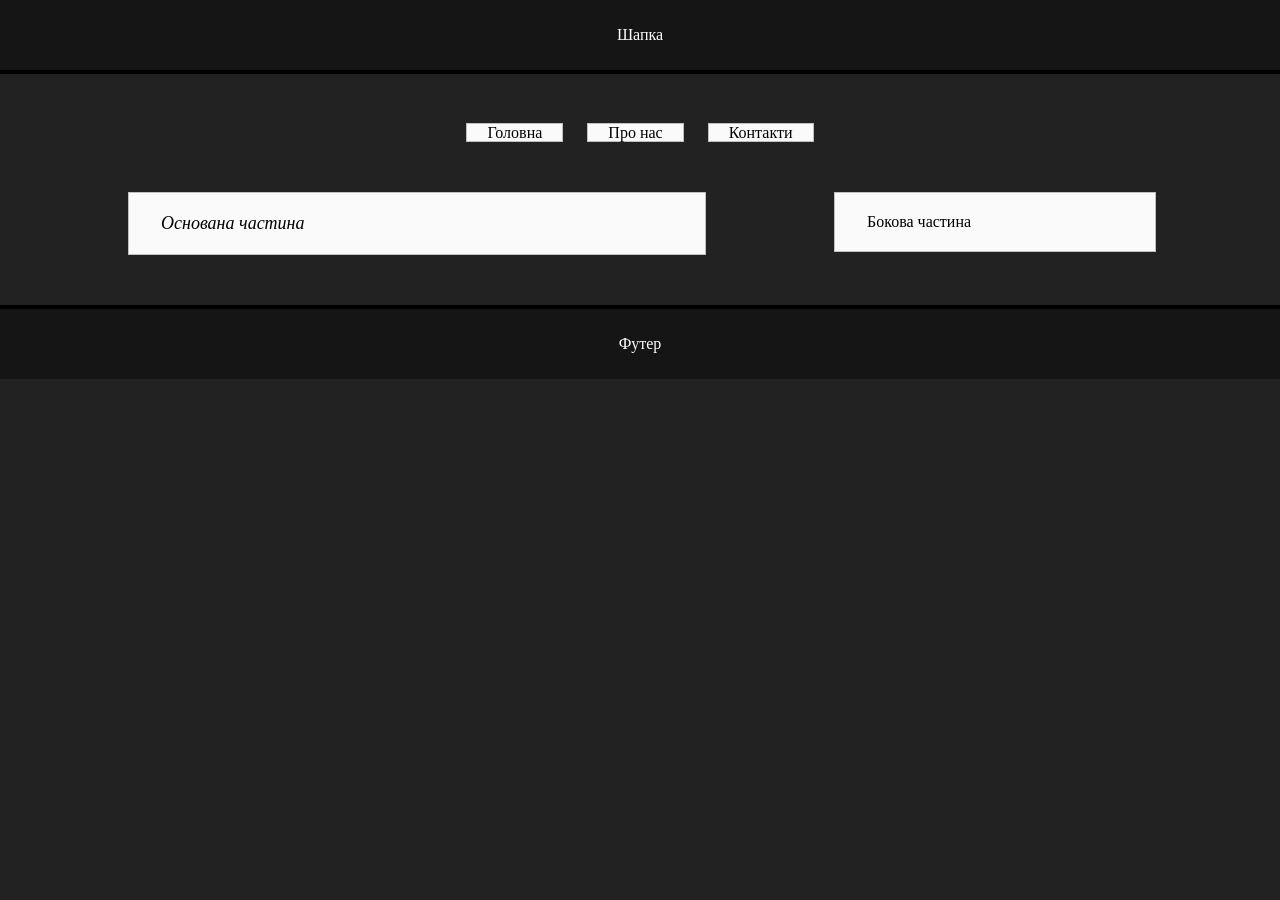
<file: index.html>
<!DOCTYPE html>
<html lang="ua">
<head>
    <link rel="stylesheet" href="css/main.css">
    <meta charset="UTF-8">
    <meta name="viewport" content="width=device-width, initial-scale=1.0">
    <title>HTML + CSS</title>
<!--<style>
p{
color: blueviolet;
size: 16px;
text-align: right;
}
b{
    color: red;
}
</style>
-->

</head>
<body>
    <!--style="color: rgb(228, 25, 25);"-->
  <!--  <div>
    <p class="text_color">Lorem <b>ipsum</b> 1</p>
    <p class="text_color some">Lorem <b>ipsum</b> 1</p>
</div>
    <p id="text_desc">Lorem <b>ipsum</b> 1</p>
     <p id="text_desc">Lorem <b>ipsum</b> 1</p>
    
    <div class="rectangle">For fun</div>

<a href="#" class="link">Home link</a>
<p class="link">Some new text</p>

<p class="main-text">Some text</p>
<p class="main-text" title="супер"></p>

<input type="text" placeholder="Enter data" disabled>
<input type="text" placeholder="Enter data">

<div>123</div>
<div></div>

<li>
    
</li>
<div id="block"></div>
<div id="block2"></div>
<span class="block"></span>-->

<div id="header">Шапка</div>

<ul class="navi">
    <li>Головна</li>
    <li>Про нас</li>
    <li>Контакти</li>
</ul>

<div id="main">Основана частина</div>
<div id="aside">Бокова частина</div>
<div id="footer">Футер</div>


</body>
</html>
</file>
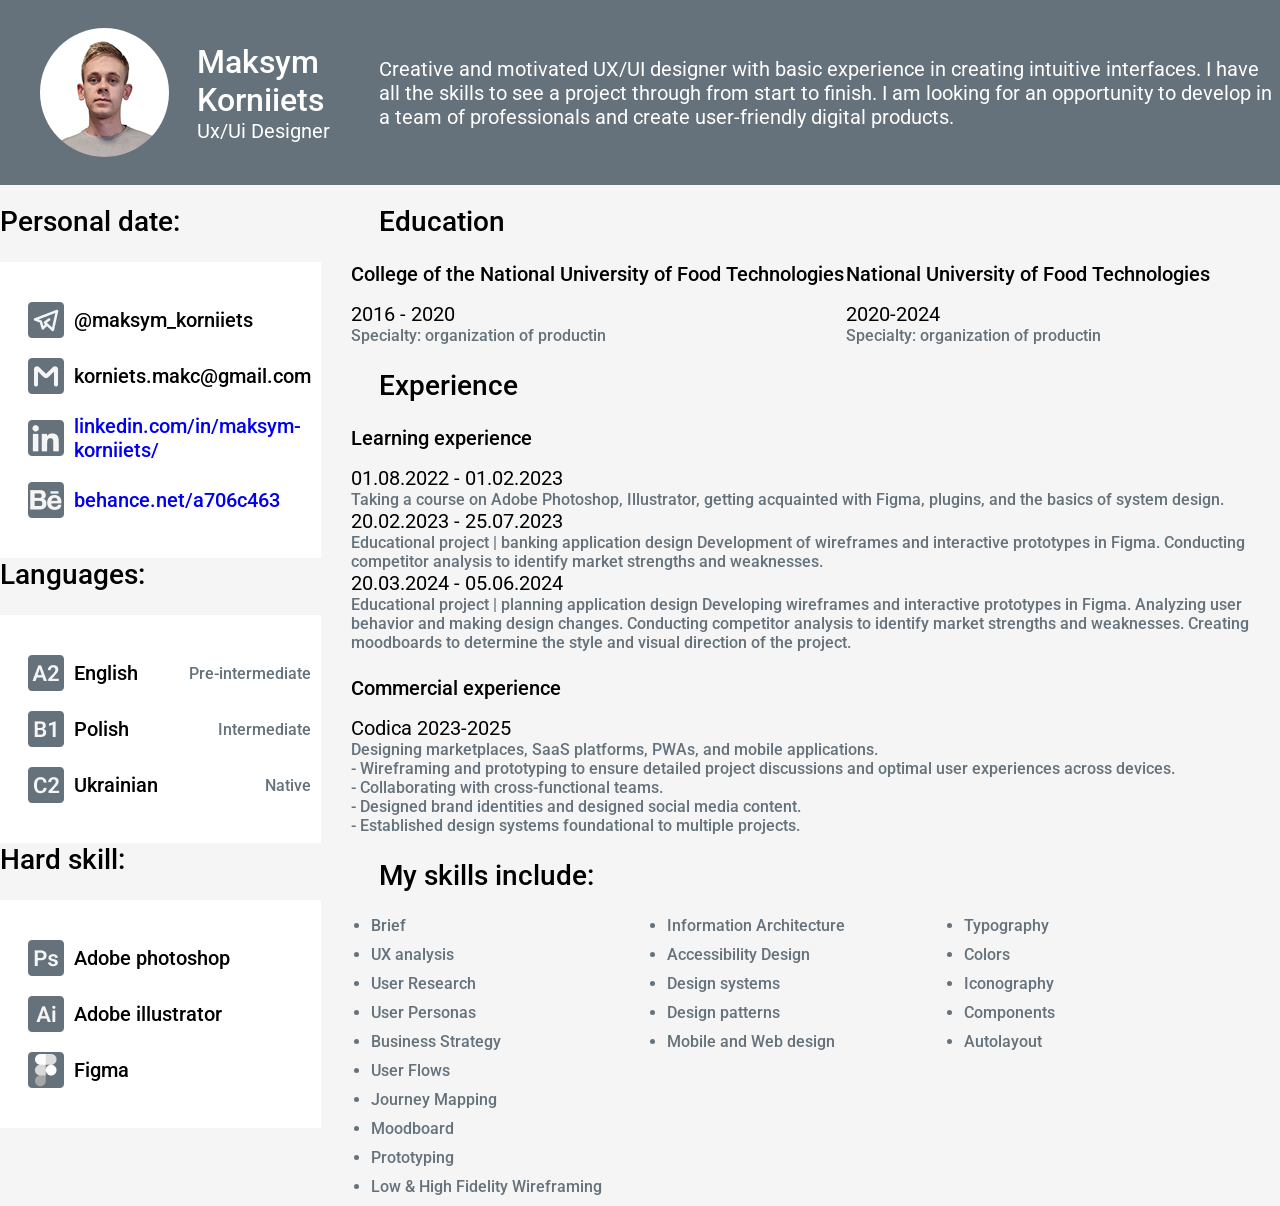
<file: CV.html>
<!DOCTYPE html>
<html lang="en">
<head>

<link rel="preconnect" href="https://fonts.googleapis.com">
<link rel="preconnect" href="https://fonts.gstatic.com" crossorigin>
<link href="https://fonts.googleapis.com/css2?family=Roboto:ital,wght@0,100..900;1,100..900&display=swap" rel="stylesheet">

    <meta charset="UTF-8">
    <meta name="viewport" content="width=device-width, initial-scale=1.0">
    <title>CV for Maksym Korniiets</title>
    <link rel="stylesheet" href="css/CV.css">
</head>
<body>
    
    <header>
        <img id="photo" src="images/photo_5375383138856983789_x 1.png" alt="photo"></div>
        <div id="name">Maksym <br> Korniiets<br>
             <p>Ux/Ui Designer</p></div>
      <div id="text-title"> Creative and motivated UX/UI designer with basic experience in creating intuitive interfaces. I have all the skills to see a project through from start to finish.
I am looking for an opportunity to develop in a team of professionals and create user-friendly digital products.
      </div>
    
    </header>
<div id="main-block">
    <div class="left">
        <p>Personal date:</p>
        <div class="block-left">
            
            <div class="icon-wrapper">
            <img src="images/telegram.png" alt="telegram">
            <p class="left-text"> @maksym_korniiets </p></div>

            <div class="icon-wrapper">
            <img src="images/mail.png" alt="mail">
            <p class="left-text">korniets.makc@gmail.com </p></div>

            <a class="icon-wrapper" href="https://www.linkedin.com/in/maksym-korniiets-5a4ba8314">
                <img class="icon" src="images/skill-icons_linkedin.png" alt="linkedin">
                 <p class="left-text">linkedin.com/in/maksym-korniiets/ </p></a>

            <a class="icon-wrapper" href="https://www.behance.net/a706c463">
                <img class="icon" src="images/devicon_behance.png" alt="behance">
                <p class="left-text">behance.net/a706c463</p></a>
            

        </div>
        <p>Languages:</p>
        <div class="block-left">
            <div class="icon-wrapper">
                <img class="icon" src="images/level eng.png" alt="english">
               <div class="space"> <p class="left-text">English </p>
            <span class="right-text">Pre-intermediate</span></div>
            </div>

            <div class="icon-wrapper">
                <img class="icon" src="images/level pl.png" alt="polish">
               <div class="space"><p class="left-text">Polish</p>
                <span class="right-text">Intermediate</span></div>
            </div>

            <div class="icon-wrapper">
                <img class="icon" src="images/level ua.png" alt="ukrainian">
                <div class="space"><p class="left-text">Ukrainian</p>
                <span class="right-text">Native</span></div>
            </div>
        </div>
        <p>Hard skill:</p>
        <div class="block-left">
            <div class="icon-wrapper">
                <img class="icon" src="images/Ps.png" alt="photoshop">
                <p class="left-text">Adobe photoshop</p>
            </div>
            <div class="icon-wrapper">
                <img class="icon" src="images/Ai.png" alt="adobe illustrator">
                <p class="left-text">Adobe illustrator</p>
            </div>
            <div class="icon-wrapper">
                <img class="icon" src="images/Figma.png" alt="figma">
                <p class="left-text">Figma</p>
            </div>
        </div>
    </div>
    <div class="right">
        <p class="right-title">Education</p>
        <div id="educ" class="right-block">
            <div>
                <p class="h1">College of the National University of Food Technologies</p>
                <p class="h2">2016 - 2020</p>
                <p class="h3">Specialty: organization of productin</p>
            </div>
            <div>
                <p class="h1">National University of Food Technologies</p>
                <p class="h2">2020-2024</p>
                <p class="h3">Specialty: organization of productin</p>
            </div>
        </div>
        <p class="right-title">Experience</p>
        <div class="right-block">
            <div>
                <p class="h1">Learning experience</p>
                <p class="h2">01.08.2022 - 01.02.2023</p>
                <p class="h3">Taking a course on Adobe Photoshop, Illustrator, getting acquainted with Figma, plugins, and the basics of system design.
                </p>
                <p class="h2">20.02.2023 - 25.07.2023</p>
                <p class="h3">Educational project | banking application design 
                    Development of wireframes and interactive prototypes in Figma. Conducting competitor analysis to identify market strengths and weaknesses.
                </p>
                <p class="h2">20.03.2024 - 05.06.2024</p>
                <p class="h3">Educational project | planning application design 
                    Developing wireframes and interactive prototypes in Figma. Analyzing user behavior and making design changes. Conducting competitor analysis to identify market strengths and weaknesses. Creating moodboards to determine the style and visual direction of the project.
                </p>
            </div>
        </div>
        <div class="right-block">
            <div>
                <p class="h1">Сommercial experience</p>
                <p class="h2">Codica 2023-2025</p>
                <ul id="list" class="h3">Designing marketplaces, SaaS platforms, PWAs, and mobile applications. 
                    <li>Wireframing and prototyping to ensure detailed project discussions and optimal user experiences across devices.</li> 
                    <li>Collaborating with cross-functional teams.</li>
                    <li>Designed brand identities and designed social media content.</li>
                    <li>Established design systems foundational to multiple projects.</li>
                </ul>
            </div>
        </div>
        <p class="right-title">My skills include:</p>
        <div class="right-block">
            <div id="list-skill" class="h3">
                <ul class="table">
                    <li>Brief</li>
                    <li>UX analysis</li>
                    <li>User Research</li>
                    <li>User Personas</li>
                    <li>Business Strategy</li>
                </ul>
                <ul class="table">
                    <li>Information Architecture</li>
                    <li>Accessibility Design</li>
                    <li>Design systems</li>
                    <li>Design patterns</li>
                    <li>Mobile and Web design</li>
                </ul>
                <ul class="table">
                    <li>Typography</li>
                    <li>Colors</li>
                    <li>Iconography</li>
                    <li>Components</li>
                    <li>Autolayout</li>
                </ul>
                <ul class="table">
                    <li>User Flows</li>
                    <li>Journey Mapping</li>
                    <li>Moodboard</li>
                    <li>Prototyping</li>
                    <li>Low & High Fidelity Wireframing </li>
                </ul>
            </div>
        </div>
    </div>
</div>
    <!--
    Розміри текстів
    16 детальний
    20 рег звичайний
    20 медіум сабтит
    28 тит
    32 H1
    -->
    
</body>
</html>
</file>
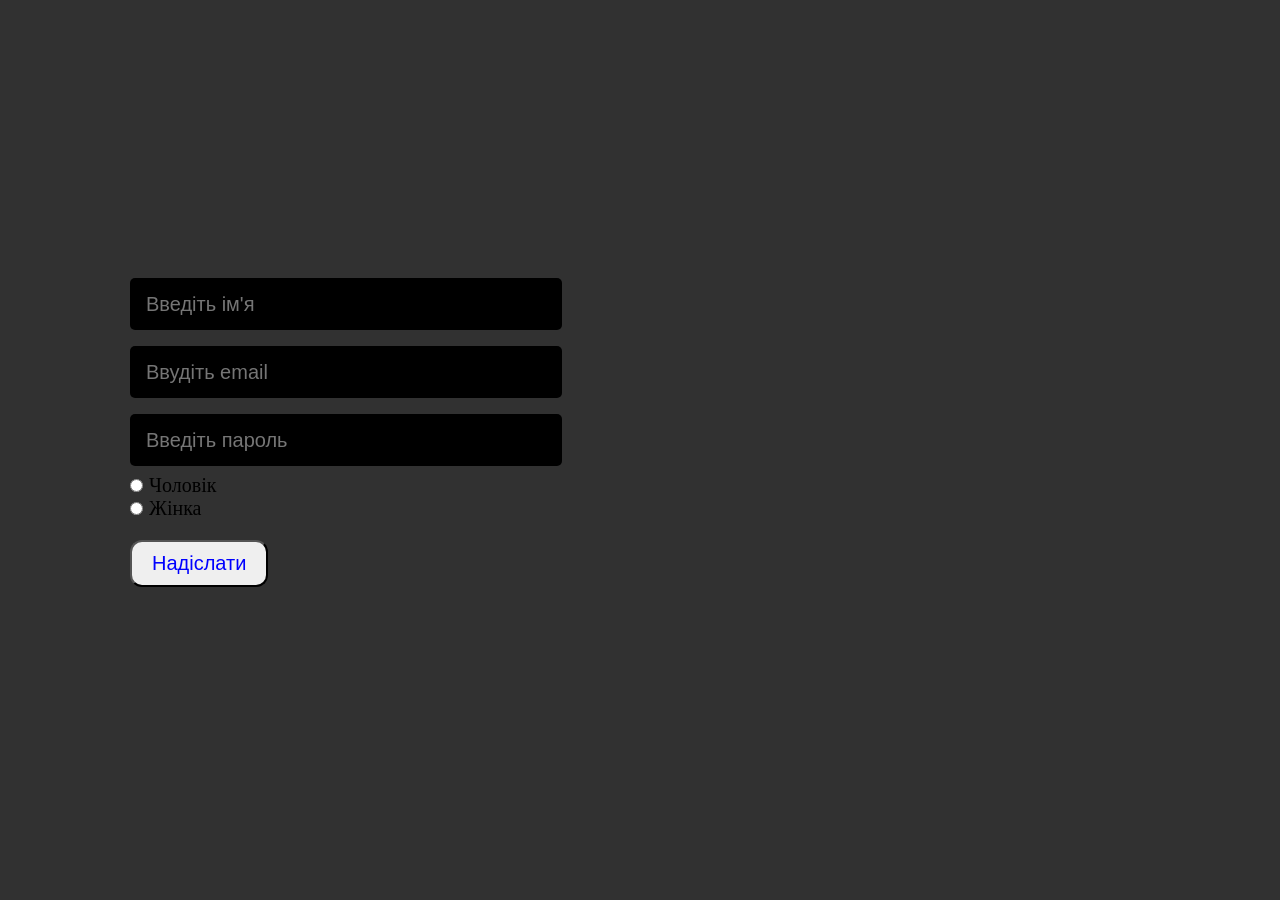
<file: test.html>
<!DOCTYPE html>
<html lang="en">
<head>
    <link rel="stylesheet" href="css/test.css">
    <meta charset="UTF-8">
    <meta name="viewport" content="width=device-width, initial-scale=1.0">
    <title>JavaScript</title>
</head>
<body>
   <form onsubmit="return checkForm(this)" id="log">
    <input type="text" class="form" name="username" placeholder="Введіть ім'я"><br>
    <input type="email" class="form" name="email" placeholder="Ввудіть email"><br>
    <input type="password" class="form" name="password" placeholder="Введіть пароль"><br>
    <input type="radio" class="radio" name="gender" value="male">Чоловік<br>
    <input type="radio" class="radio" name="gender" value="female">Жінка<br>
    <span id="error"></span>
    <button id="btn">Надіслати</button>
   </form>
<script src="js/script1.js"></script>

    <noscript>JS not working</noscript>
    <script src="js/test.js"></script>
    
</body>
</html>
</file>
<file: css/main.css>
/*
.text_color {
    color: rgb(9, 212, 26);
}
.text_color.some{
    color: blue;
}
#text_desc{
    color: rgb(241, 35, 35);
}
    */
    /*div p{
        color: blue;
    }

    .rectangle{

        width: fit-content;
        margin: 20px;
        height: 100px;
        color: rgb(36, 31, 31);
        background-color: rgb(180, 180, 248);
        padding: 20px;
    }*/
/*
    .link{
        color: red;
        text-decoration: none;
    }

    .link:hover{
        color: blue;
        text-decoration: underline;
        cursor: pointer;
    }
    .link:active{
        text-decoration-color: aqua;
        color: #420505;
    }
    link:visited{
        color: red;
    }

input{
    width: 100px;
}
input:focus{
    width: 200px;
}
input:disabled{
    width: 250px;
}
input:active{
    width: 50px;
}

div:empty{
    color: red;
    background: #8db335;
    width: auto;
    height: 100px;
}
div:not(:empty){
    color: rgb(19, 3, 3);
    background: #4c35b3;
    width: auto;
    height: 100px;
}
p.main-text:empty::after {
content: attr(title);
color: rgb(180, 117, 22);
text-decoration: line-through;

}
*/
/*body{
    background-color: rgb(34, 29, 29);
background-image: url('../images/bg.jpg');
background-repeat: no-repeat;
background-position: center;*/
/*background: #222 url('../images/bg.jpg') no-repeat center;
background-size: cover;
height: 100vh;
background-attachment: fixed;
    
}

*{
    padding: 0;
    margin: 0;
}
#block, 
.block{
    background: rgb(221, 172, 12);
    color: #fff;
    width: 30%;
    height: 200px;
    border: 5px solid #222;
    border-top: 5px dashed #222;
    border-left: 5px dotted #222;
    border-radius: 12px;
    opacity: 0.5;
    margin: 20px 50px;
    padding: 10px 2px;

    display: block;

}
#block2{
    background: rgb(43, 196, 132);
    width: 50px;
    height: 50px;

}

*{
    margin: 0;
padding: 0;
}

body{
    background: #222;
}
.block{
    width: 200px;
    height: 200px;
    margin: 20px;
}

#first {
    background: red;
    float: left;
}

#second {
    background: blue;
    float: left;
}*/
*{
    margin: 0;
padding: 0;
}

body{
    background: #222;
}

#header , #footer{
width: 100%;
height: 70px;
text-align: center;
background: #161515;
color: white;
line-height: 70px;
}

#header {
    border-bottom: 4px solid #000;
    margin-bottom: 50px;

}

.navi{
    list-style: none;
    display: block;
    width: 50%;
    margin-left: 25%;
    float: left;
    text-align: center;
    margin-bottom: 50px;
    
}

.navi li {
    display: inline;
    background: #fafafa;
    border: 1px solid silver;
    padding: 0 20px;
   
}
.navi li:not(:last-of-type){
 margin-right: 20px;
}
.navi li:hover{
    color: aliceblue;
    background: #363333;
    border-radius: 50px;
    cursor: pointer;
}

#main{
    width: 40%;
    margin-left: 10%;
    background: #fafafa;
    border: 1px solid silver;
    padding: 20px 2.5%;
    float: left;
    cursor: pointer;
    font-style: italic;
    font-size: large;


    position: relative;
   /* top: 100px;*/
    z-index: 1;
}

#main:hover{
    background: #363333;
}
#aside{
     width: 20%;
    background: #fafafa;
    padding: 20px 2.5%;
    border: 1px solid silver;
    float: left;
    margin-left: 10%;

}

#footer {
    border-top: 4px solid #000;
    margin-top: 50px;
    float: left;
    position: relative;
    z-index: 2;
}
</file>
<file: css/CV.css>
@import url('https://fonts.googleapis.com/css2?family=Roboto:ital,wght@0,100..900;1,100..900&display=swap');
*{
    padding: 0;
    margin: 0;
    background: #F5F5F5;
    font-family: 'Roboto';
}
header{
    background: #65727B;
    width: 100%;
    height: 185px;
    float: left;
    color: #ffffff;  
    align-content: center;
    font-size: 20px;
}
/*.bg{
    background: #65727B;
    align-content: center;
    font-size: 20px; }*/

#name{
    display: block;
    background: local;
    float: left;
    width: 152px;
    height: 100%;
    margin-right: 30px;
    font-size: 32px;
    font-weight: 500;
    align-content: center;
}
#name p{
    background: local;
    font-size: 20px;
    font-weight: normal;
}

#photo{
    background: local;
    border-radius: 50%;
    margin: 28px 28px 28px 40px;
    float: left;

}

#text-title{
    display: flex;
    background: local;
    justify-content: center;
    align-items: center;
    height: 185px;
    
}

#main-block{
    display: flex;
    flex-direction: row;
    width: 100%;
    height: auto;
    gap: 30px;
    padding-top: 20px;
}
/*Лівий блок*/

.left{
    display: flex;
    flex-direction: column;
    width: 352px;
    height: fit-content;
    font-size: 28px; /*розмір титульних текстів*/
    font-weight: 500;
    justify-content: space-between;
}
.left > p{padding-bottom: 24px;}
.block-left{
    display: flexbox;
    width: 100%;
    height: auto;
    background: #ffffff;
    font-size: 20px;
    padding: 20px 10px 20px 28px;
    box-sizing: border-box;
    
}
.block-left .left-text{
    background: local;
    padding-left: 10px;
}
.block-left, img, p{
    float: left;
}
.block-left .icon-wrapper{
    background: local;
    display: flex;
    align-items: center;
    width: auto;
    margin: 20px 0px;
}
.space{
    background: local;
    display: flex;
    align-items: center;
    width: 100%;
    justify-content: space-between;
}
.right-text{ /*текст в лівому блоці вирівняний по правому краю*/
    display: block;
    background: local;
    color: #65727B;
    font-size: 16px;
}

/*Правий блок*/

.right{
    display: flex;
    flex-direction: column;
    height: auto;
    flex-grow: 1;
    font-size: 28px; /*розмір титульних текстів*/
    font-weight: 500;
    gap: 24px;
    padding-right: 20px;
}
#educ{
    display: flex;
    flex-direction: row;
}
.right-title{
    padding-left: 28px;
}
.h1{
    width: 100%;
    font-size: 20px;
    font-weight: 500;
    text-align: left;
    padding-bottom: 16px;
}
.h2{
    width: 100%;
    font-size: 20px;
    font-weight: normal;
    text-align: left;
}
.h3{
    list-style-type: none;
    width: 100%;
    font-size: 16px;
    color: #65727B;
    text-align: left;
}

#list li::before{
    content: "- ";
}
#list-skill{
    display: flex;
    flex-direction: row;
    flex-wrap: wrap;
    padding-left: 20px;
    box-sizing: border-box;
}
.table{
    row-gap: 10px;
    padding-right: 20px;
    flex: 1 1 220px;
}
.table > li{
padding-bottom:10px;
}
</file>
<file: css/test.css>
*{
    margin: 0;
    padding: 0;
    font-size: 20px;
}

body{
    background: #313131;
}

#log{
    margin-top: 30vh;
    margin-left: 10vb;
}
.form{
    background: #000000;
    margin: 8px 40px;
    padding: 10px 15px;
    width: 400px;
    height: 30px;
    border: 1px solid transparent;
    outline: none;
    color: rgb(0, 255, 98);
    border-radius: 5px;
}
.radio{
    margin-left: 40px;
    margin-right: 6px;
}
#btn{
    margin-left: 40px;
    margin-top: 0px;
    width: auto;
    padding: 10px 20px;
    border-radius: 12px;
    color: blue;
    animation: move 1s;
}

/*@keyframes move{
    from або 0%(
    )
    50%
    to або 100%(
    )
}*/

#btn:hover {
    border: 2px solid rgb(255, 246, 246);
    background: rgb(214, 97, 97);
    color: rgb(255, 246, 246);
    padding: 12px 24px;
    margin-top: 15px;
    transition-property: all;
    transition-duration: 0.2s;
    transition-timing-function: linear;
    transition-delay: 0.1s;
}
#error{
    display: flex;
    color: red;
    margin-left: 40px;
    margin-top: 20px;
}
</file>
